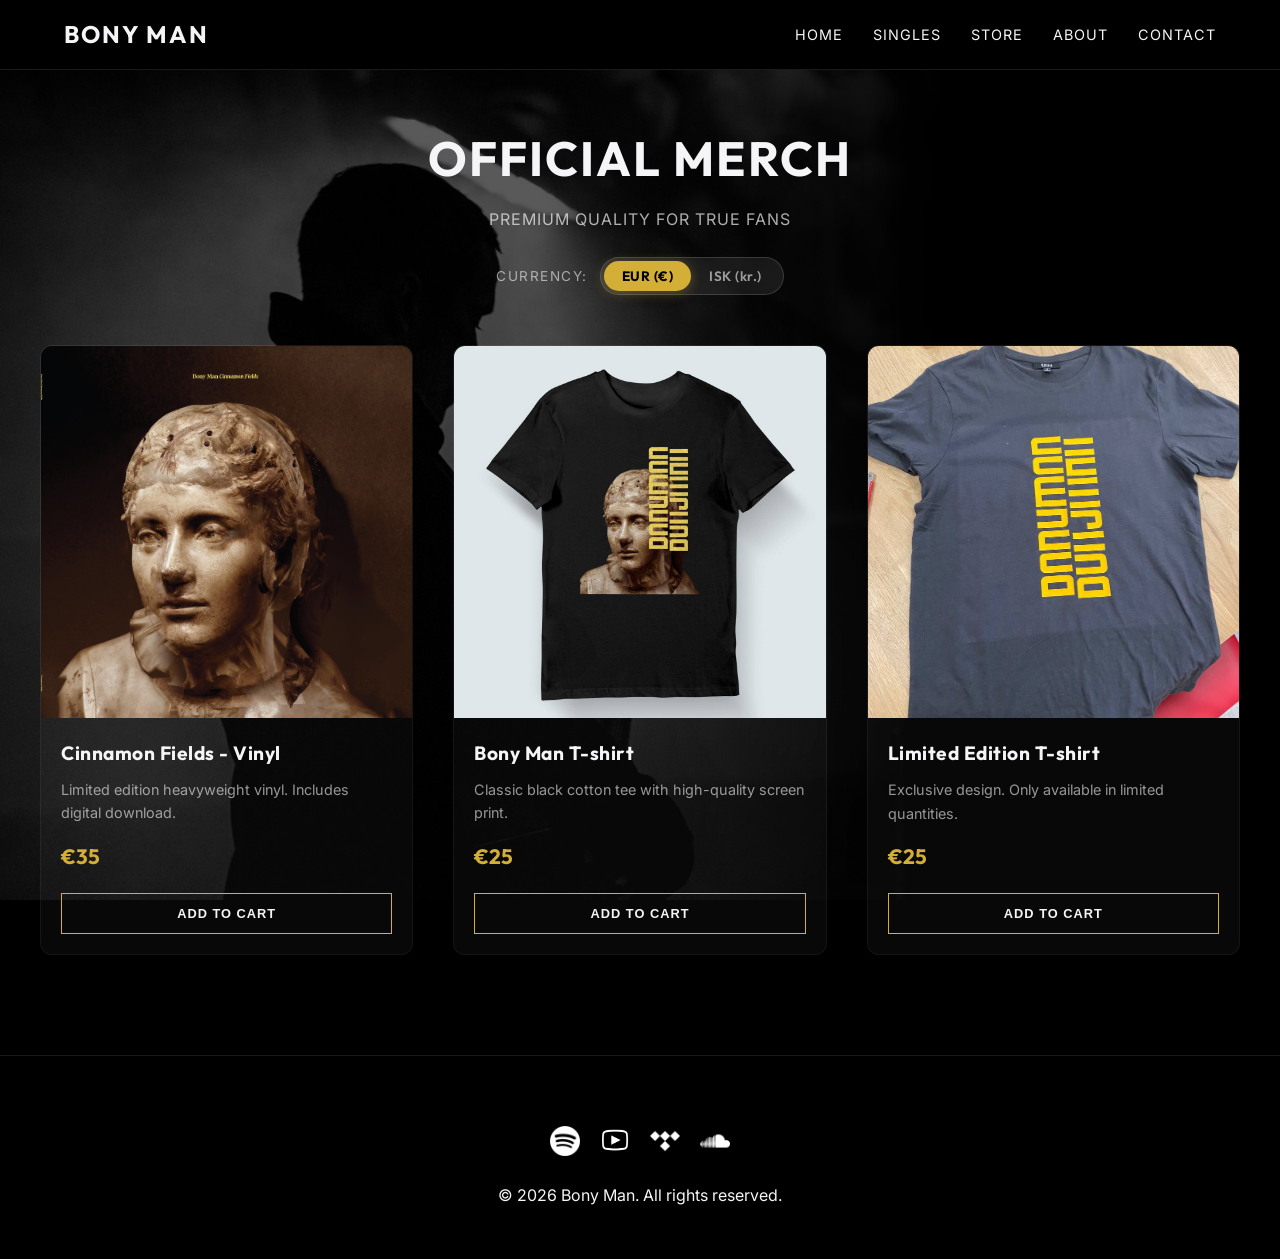
<file: store.html>
<!DOCTYPE html>
<html lang="en">
<head>
    <meta charset="UTF-8">
    <meta name="viewport" content="width=device-width, initial-scale=1.0">
    <title>Store | Bony Man</title>
    <meta name="description" content="Official merch store for Bony Man. Buy vinyl, t-shirts, and limited edition items.">
    <link rel="stylesheet" href="style.css">
</head>
<body class="store-page">

    <div class="bg-wrapper">
        <div class="bg-sharp"></div>
        <div class="bg-blurry"></div>
    </div>

    <header>
        <a href="index.html" class="brand">Bony Man</a>
        <nav>
            <ul>
                <li><a href="index.html">Home</a></li>
                <li><a href="index.html#singles">Singles</a></li>
                <li><a href="store.html" class="active">Store</a></li>
                <li><a href="index.html#about">About</a></li>
                <li><a href="index.html#contact">Contact</a></li>
            </ul>
        </nav>
    </header>

    <main class="store-container">
        <div style="text-align: center; margin-bottom: 50px;">
            <h1 style="font-size: 3rem; margin-bottom: 10px;">Official Merch</h1>
            <p style="opacity: 0.7; letter-spacing: 1px; text-transform: uppercase;">Premium quality for true fans</p>
            
            <div class="currency-selector-container">
                <span class="currency-label">Currency:</span>
                <div class="currency-switch" id="currency-switch">
                    <button type="button" class="currency-btn" data-currency="EUR">EUR (€)</button>
                    <button type="button" class="currency-btn" data-currency="ISK">ISK (kr.)</button>
                </div>
            </div>
        </div>

        <div class="store-grid">
            <!-- Vinyl -->
            <div class="product-card">
                <div class="product-image-wrapper">
                    <img src="Store/cinnamon-fields.webp" alt="Cinnamon Fields Vinyl">
                </div>
                <div class="product-info">
                    <div>
                        <h3>Cinnamon Fields - Vinyl</h3>
                        <p style="font-size: 0.9rem; opacity: 0.6; margin-bottom: 15px;">Limited edition heavyweight vinyl. Includes digital download.</p>
                    </div>
                    <div class="price" data-price-eur="€35" data-price-isk="4.500 kr.">€35</div>
                    <button class="buy-btn" data-product="vinyl">Add to Cart</button>
                </div>
            </div>

            <!-- T-shirt -->
            <div class="product-card">
                <div class="product-image-wrapper">
                    <img src="Store/Bony-bolur.jpg" alt="Bony Man T-shirt">
                </div>
                <div class="product-info">
                    <div>
                        <h3>Bony Man T-shirt</h3>
                        <p style="font-size: 0.9rem; opacity: 0.6; margin-bottom: 15px;">Classic black cotton tee with high-quality screen print.</p>
                    </div>
                    <div class="price" data-price-eur="€25" data-price-isk="3.500 kr.">€25</div>
                    <button class="buy-btn" data-product="tshirt">Add to Cart</button>
                </div>
            </div>

            <!-- Limited T-shirt -->
            <div class="product-card">
                <div class="product-image-wrapper">
                    <img src="Store/Bony limited.jpg" alt="Limited Edition T-shirt">
                    <img src="Store/Bony limited2.jpg" alt="Limited Edition T-shirt Alternate View" class="product-image-secondary">
                </div>
                <div class="product-info">
                    <div>
                        <h3>Limited Edition T-shirt</h3>
                        <p style="font-size: 0.9rem; opacity: 0.6; margin-bottom: 15px;">Exclusive design. Only available in limited quantities.</p>
                    </div>
                    <div class="price" data-price-eur="€25" data-price-isk="3.500 kr.">€25</div>
                    <button class="buy-btn" data-product="tshirt-limited">Add to Cart</button>
                </div>
            </div>
        </div>
    </main>

    <footer>
        <div class="social-links">
            <a href="https://open.spotify.com/artist/2U7ttVDvmvjoR9PFQM4C0p" target="_blank">
                <img src="spotify-xxl.png" alt="Spotify">
            </a>
            <a href="https://www.youtube.com/channel/..." target="_blank">
                <img src="Youtube Icon.png" alt="YouTube">
            </a>
            <a href="https://tidal.com/..." target="_blank">
                <img src="Tidal Icon.png" alt="Tidal">
            </a>
            <a href="https://soundcloud.com/..." target="_blank">
                <img src="Soundcloud Icon.png" alt="Soundcloud">
            </a>
        </div>
        <p>&copy; 2026 Bony Man. All rights reserved.</p>
    </footer>

    <script>
        // Simple scroll effect for the header
        window.addEventListener('scroll', () => {
            const header = document.querySelector('header');
            if (window.scrollY > 50) {
                header.style.height = '60px';
                header.style.background = 'rgba(0, 0, 0, 0.95)';
            } else {
                header.style.height = '70px';
                header.style.background = 'rgba(0, 0, 0, 0.8)';
            }
        });

        // Currency management
        const currencyBtns = document.querySelectorAll('.currency-btn');
        const priceEls = document.querySelectorAll('.price');

        function applyCurrency(curr) {
            currencyBtns.forEach(btn => {
                if (btn.dataset.currency === curr) {
                    btn.classList.add('active');
                } else {
                    btn.classList.remove('active');
                }
            });

            priceEls.forEach(el => {
                const targetPrice = curr === 'ISK' ? el.dataset.priceIsk : el.dataset.priceEur;
                if (targetPrice) {
                    el.textContent = targetPrice;
                }
            });
        }

        function initCurrency() {
            const saved = localStorage.getItem('bonyman_currency');
            if (saved === 'ISK' || saved === 'EUR') {
                applyCurrency(saved);
                return;
            }

            // Quick default check: Atlantic/Reykjavik timezone
            const isIcelandTz = Intl.DateTimeFormat().resolvedOptions().timeZone === 'Atlantic/Reykjavik';
            applyCurrency(isIcelandTz ? 'ISK' : 'EUR');

            // IP Geolocation check
            fetch('https://ipapi.co/json/')
                .then(res => res.json())
                .then(data => {
                    // Only apply if user hasn't manually clicked a preference in the meantime
                    if (!localStorage.getItem('bonyman_currency')) {
                        const isIceland = data && data.country_code === 'IS';
                        applyCurrency(isIceland ? 'ISK' : 'EUR');
                    }
                })
                .catch(() => {
                    // Fail silently, fallback already applied
                });
        }

        currencyBtns.forEach(btn => {
            btn.addEventListener('click', () => {
                const selected = btn.dataset.currency;
                localStorage.setItem('bonyman_currency', selected);
                applyCurrency(selected);
            });
        });

        initCurrency();
    </script>
</body>
</html>
</file>
<file: style.css>
@import url('https://fonts.googleapis.com/css2?family=Outfit:wght@300;400;700&family=Inter:wght@300;400;600&display=swap');

:root {
    --bg-dark: #0a0a0a;
    --text-light: #f5f5f7;
    --accent-color: #d4af37; /* Gold accent for "Cinnamon" vibe */
    --nav-bg: rgba(0, 0, 0, 0.8);
    --glass-bg: rgba(255, 255, 255, 0.05);
    --glass-border: rgba(255, 255, 255, 0.1);
}

* {
    margin: 0;
    padding: 0;
    box-sizing: border-box;
}

body {
    font-family: 'Inter', sans-serif;
    background-color: var(--bg-dark);
    color: var(--text-light);
    line-height: 1.6;
    overflow-x: hidden;
}

h1, h2, h3, .brand {
    font-family: 'Outfit', sans-serif;
    font-weight: 700;
    text-transform: uppercase;
    letter-spacing: 2px;
}

/* Background Setup */
.bg-wrapper {
    position: fixed;
    top: 0; /* Cover the entire screen to prevent bounce gaps */
    left: 0;
    width: 100%;
    height: 100vh;
    z-index: -1;
    background-color: #000;
}

.bg-sharp, .bg-blurry {
    position: absolute;
    top: 0;
    left: 0;
    width: 100%;
    height: 100%;
    background-image: 
        linear-gradient(rgba(0,0,0,0.65), rgba(0,0,0,0.65)), /* Integrated Global Dark Tint */
        linear-gradient(to right, rgba(0,0,0,0) 50%, rgba(0,0,0,1) 90%, rgba(0,0,0,1) 100%),
        url('BG-Bony3.jpg');
    background-size: 85% auto;
    background-position: 0 70px; /* Anchor the image 70px down, below the navbar */
    background-repeat: no-repeat;
}

.bg-blurry {
    filter: blur(20px); /* Adjust intensity as needed */
    -webkit-mask-image: linear-gradient(to right, transparent 50%, black 90%);
    mask-image: linear-gradient(to right, transparent 50%, black 90%);
}

/* Gradient is now integrated into background-image above */

body {
    background-color: #000; /* Ensure the header area is black */
}

/* Navigation */
header {
    position: fixed;
    top: 0;
    width: 100%;
    height: 70px;
    background: var(--nav-bg);
    display: flex;
    justify-content: space-between;
    align-items: center;
    padding: 0 5%;
    z-index: 1000;
    border-bottom: 1px solid var(--glass-border);
}

.brand {
    font-size: 1.5rem;
    color: var(--text-light);
    text-decoration: none;
    transition: color 0.3s ease;
}

.brand:hover {
    color: var(--accent-color);
}

nav ul {
    display: flex;
    list-style: none;
    gap: 30px;
}

nav a {
    color: var(--text-light);
    text-decoration: none;
    font-weight: 400;
    font-size: 0.9rem;
    text-transform: uppercase;
    letter-spacing: 1px;
    transition: opacity 0.3s ease, color 0.3s ease;
}

nav a:hover {
    color: var(--accent-color);
}

/* Hero Section */
.hero {
    height: calc(100vh - 70px);
    margin-top: 70px;
    display: flex;
    flex-direction: column;
    justify-content: center;
    align-items: flex-end; /* Align items to the right */
    text-align: right;    /* Align text to the right */
    padding: 0 10%;
}

.hero h1 {
    font-size: 5rem;
    margin-bottom: 10px;
    animation: fadeInDown 1.2s ease-out;
}

.hero p {
    font-size: 1.25rem;
    max-width: 600px;
    font-weight: 300;
    animation: fadeInUp 1.2s ease-out;
    opacity: 0.9;
}

.cta-button {
    margin-top: 30px;
    padding: 15px 40px;
    background: var(--accent-color);
    color: #000;
    text-decoration: none;
    font-weight: 700;
    text-transform: uppercase;
    border-radius: 50px;
    transition: transform 0.3s ease, box-shadow 0.3s ease;
    animation: fadeIn 2s ease-out;
}

.cta-button:hover {
    transform: translateY(-3px);
    box-shadow: 0 10px 20px rgba(212, 175, 55, 0.3);
}

/* Sections */
section {
    padding: 60px 10% 100px;
    background: transparent; /* Removed moving overlay */
}

.about {
    display: grid;
    grid-template-columns: 1fr 1fr;
    gap: 50px;
    align-items: center;
}

.press-quotes {
    margin-top: 50px;
}

.quote {
    font-style: italic;
    border-left: 3px solid var(--accent-color);
    padding-left: 20px;
    margin-bottom: 30px;
    font-size: 1.1rem;
}

.quote cite {
    display: block;
    margin-top: 10px;
    font-style: normal;
    font-weight: 700;
    text-transform: uppercase;
    font-size: 0.8rem;
    opacity: 0.7;
}

/* Footer */
footer {
    padding: 50px 10%;
    background: #000;
    text-align: center;
    border-top: 1px solid var(--glass-border);
}

.social-links {
    margin: 20px 0;
    display: flex;
    justify-content: center;
    gap: 20px;
}

.social-links img {
    width: 30px;
    height: 30px;
    filter: invert(1);
    transition: transform 0.3s ease;
}

.social-links img:hover {
    transform: scale(1.2);
}

/* Recent Singles Section */
.recent-singles {
    text-align: center;
    background: transparent;
}

.recent-singles h2 {
    margin-bottom: 30px;
    font-size: 1.8rem; /* Smaller font */
}

.singles-grid {
    display: flex;
    flex-wrap: nowrap;
    justify-content: center;
    gap: 18px; /* Increased from 10px for a bit more air */
    max-width: 1000px;
    margin: 20px auto 40px; /* Reduced top margin */
    padding: 0 10px;
}

.single-item {
    flex: 0 1 30%;
    min-width: 75px; /* Slightly reduced to allow more gap space */
    max-width: 180px;
    text-align: center;
}

@media (min-width: 768px) {
    .singles-grid {
        flex-wrap: wrap;
        gap: 40px;
    }
    .single-item {
        flex: 0 1 180px; /* Fixed size on desktop to allow up to 6 per row */
    }
}

.single-link {
    text-decoration: none;
    color: var(--text-light);
    display: block;
}

.cover-container {
    position: relative;
    aspect-ratio: 1 / 1;
    overflow: hidden;
    border-radius: 8px;
    margin-bottom: 15px;
    background: #1a1a1a;
    box-shadow: 0 10px 30px rgba(0,0,0,0.5);
}

.cover-container img {
    width: 100%;
    height: 100%;
    object-fit: cover;
    transition: transform 0.5s ease;
}

.play-overlay {
    position: absolute;
    top: 0;
    left: 0;
    width: 100%;
    height: 100%;
    background: rgba(0,0,0,0.4);
    display: flex;
    justify-content: center;
    align-items: center;
    opacity: 0;
    transition: opacity 0.3s ease;
}

.play-overlay img {
    width: 30px;
    height: 30px;
    filter: brightness(0) invert(1);
}

.single-link:hover .cover-container img {
    transform: scale(1.05);
}

.single-link:hover .play-overlay {
    opacity: 1;
}

.single-info h3 {
    font-size: 1rem;
    margin-bottom: 5px;
    text-transform: none;
    letter-spacing: 0.5px;
    font-weight: 600;
}

.single-info p {
    font-size: 0.8rem;
    opacity: 0.6;
    margin: 0;
}

/* Store Page Styles */
.store-container {
    padding-top: 120px;
    min-height: 100vh;
}

.store-grid {
    display: grid;
    grid-template-columns: repeat(auto-fit, minmax(300px, 1fr));
    gap: 40px;
    max-width: 1200px;
    margin: 0 auto;
    padding-bottom: 100px;
}

.product-card {
    background: rgba(255, 255, 255, 0.03);
    border: 1px solid rgba(255, 255, 255, 0.05);
    border-radius: 12px;
    overflow: hidden;
    transition: transform 0.3s ease, box-shadow 0.3s ease;
    display: flex;
    flex-direction: column;
}

.product-card:hover {
    transform: translateY(-5px);
    box-shadow: 0 15px 40px rgba(0,0,0,0.4);
    border-color: rgba(212, 175, 55, 0.2);
}

.product-image-wrapper {
    position: relative;
    aspect-ratio: 1 / 1;
    overflow: hidden;
}

.product-image-wrapper img {
    width: 100%;
    height: 100%;
    object-fit: cover;
    transition: transform 0.5s ease, opacity 0.5s ease;
}

.product-image-secondary {
    position: absolute;
    top: 0;
    left: 0;
    opacity: 0;
}

.product-card:hover .product-image-secondary {
    opacity: 1;
}

.product-info {
    padding: 20px;
    text-align: left;
    flex-grow: 1;
    display: flex;
    flex-direction: column;
    justify-content: space-between;
}

.product-info h3 {
    font-size: 1.2rem;
    margin-bottom: 10px;
    text-transform: none;
    letter-spacing: 0.5px;
}

.price {
    font-family: 'Outfit', sans-serif;
    font-size: 1.3rem;
    font-weight: 700;
    color: var(--accent-color);
}

.buy-btn {
    margin-top: 20px;
    padding: 12px;
    background: transparent;
    color: var(--text-light);
    border: 1px solid var(--accent-color);
    text-transform: uppercase;
    letter-spacing: 1px;
    font-size: 0.8rem;
    font-weight: 700;
    cursor: pointer;
    transition: all 0.3s ease;
}

.buy-btn:hover {
    background: var(--accent-color);
    color: #000;
}

/* Currency Switcher */
.currency-selector-container {
    display: inline-flex;
    align-items: center;
    justify-content: center;
    margin-top: 25px;
    gap: 12px;
}

.currency-label {
    font-size: 0.85rem;
    letter-spacing: 1.5px;
    text-transform: uppercase;
    opacity: 0.6;
}

.currency-switch {
    display: inline-flex;
    background: rgba(255, 255, 255, 0.08);
    border: 1px solid rgba(255, 255, 255, 0.15);
    border-radius: 30px;
    padding: 3px;
    backdrop-filter: blur(8px);
    -webkit-backdrop-filter: blur(8px);
}

.currency-btn {
    background: transparent;
    border: none;
    color: var(--text-light);
    padding: 6px 18px;
    font-family: 'Outfit', sans-serif;
    font-size: 0.85rem;
    font-weight: 600;
    letter-spacing: 0.5px;
    cursor: pointer;
    border-radius: 25px;
    transition: all 0.3s ease;
    opacity: 0.6;
}

.currency-btn:hover {
    opacity: 1;
}

.currency-btn.active {
    background: var(--accent-color);
    color: #000;
    opacity: 1;
    font-weight: 700;
    box-shadow: 0 2px 12px rgba(212, 175, 55, 0.35);
}

/* Animations */
@keyframes fadeInDown {
    from { opacity: 0; transform: translateY(-30px); }
    to { opacity: 1; transform: translateY(0); }
}

@keyframes fadeInUp {
    from { opacity: 0; transform: translateY(30px); }
    to { opacity: 1; transform: translateY(0); }
}

@keyframes fadeIn {
    from { opacity: 0; }
    to { opacity: 1; }
}

/* Responsive */
@media (max-width: 768px) {
    .hero h1 { font-size: 3rem; }
    .about { grid-template-columns: 1fr; }
    header { padding: 0 20px; }
    nav ul { display: none; } /* Could implement a hamburger menu later */
}
</file>
